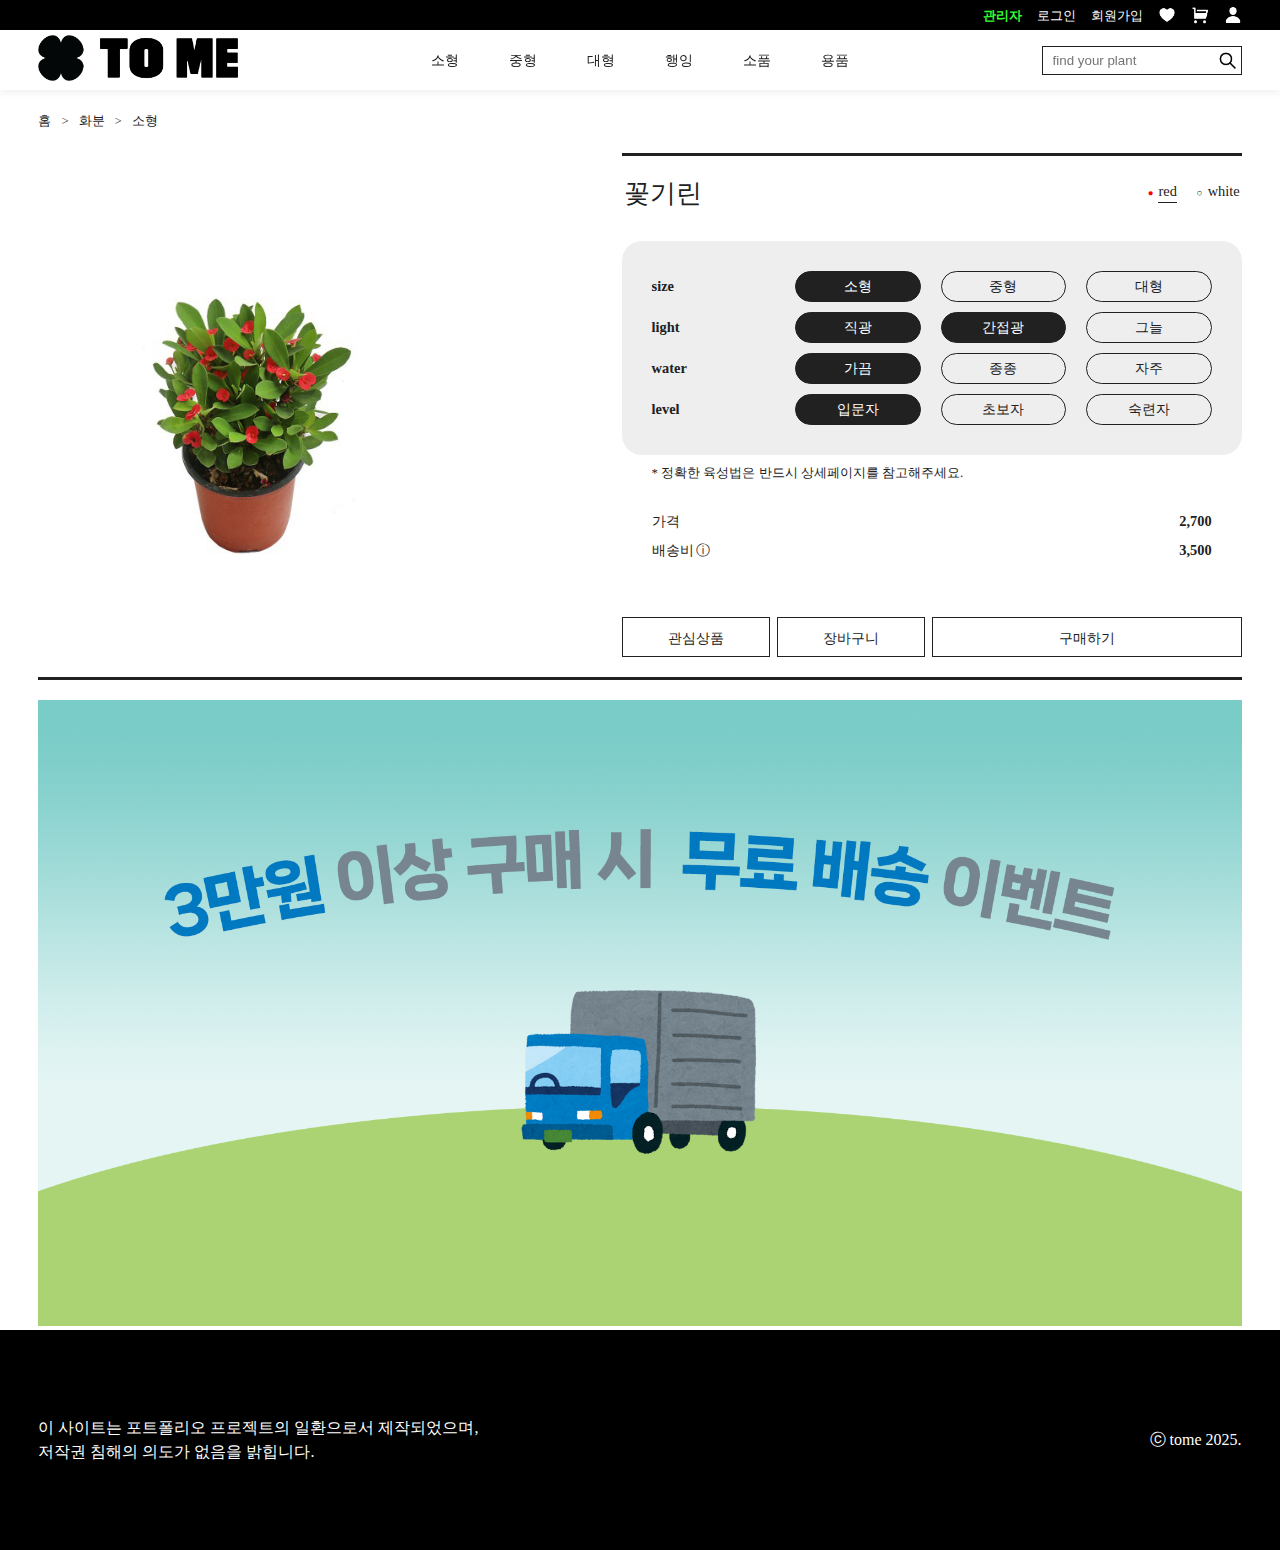
<file: sb_product.html>
<!DOCTYPE html>
<html lang="ko">
<head>
    <meta charset="UTF-8">
    <meta name="viewport" content="width=device-width, initial-scale=1.0">
    <link rel="stylesheet" href="https://cdn.jsdelivr.net/npm/swiper@11/swiper-bundle.min.css">
    <link rel="stylesheet" href="./css/style.css">
    <link rel="stylesheet" href="./css/product.css">
    <title>TO ME</title>
</head>
<body>
    <header>
        <div class="h_wrap_1">
            <div id="h_top">
                <div id="h_logo">
                    <a class="icon_ho" href="./index.html">
                        <img class="icon_white" src="./images/main_logo_black.png" alt="main_logo_black">
                        <img class="icon_green" src="./images/main_logo_green.png" alt="main_logo_green">
                    </a>
                </div>
                <ul id="h_menu_1">
                    <li><a href="./sb_menu_small.html">소형</a></li>
                    <li><a href="#">중형</a></li>
                    <li><a href="#">대형</a></li>
                    <li><a href="#">행잉</a></li>
                    <li><a href="#">소품</a></li>
                    <li><a href="#">용품</a></li>
                </ul>
                <div id="h_menu_btn">
                    <img src="./images/icon_ham_black.png" alt="icon_ham_black">
                </div>
                <div id="h_search">
                    <input type="text" placeholder="find your plant"><a href="#"><img src="./images/icon_magni_black.png" alt="icon_magni_black"></a>
                </div>
            </div>
        </div>
        <div class="h_wrap_2">
            <ul id="h_menu_2">
                <li><a href="#">관리자</a></li>
                <li><a href="./sb_login.html">로그인</a></li>
                <li><a href="./sb_signup.html">회원가입</a></li>
                <li><a class="icon_ho" href="#"><img class="icon_white" src="./images/icon_heart_white.png" alt="icon_heart_white"><img class="icon_green" src="./images/icon_heart_green.png" alt="icon_heart_green"></a></li>
                <li><a class="icon_ho" href="#"><img class="icon_white" src="./images/icon_cart_white.png" alt="icon_cart_white"><img class="icon_green" src="./images/icon_cart_green.png" alt="icon_cart_green"></a></li>
                <li><a class="icon_ho" href="#"><img class="icon_white" src="./images/icon_person_white.png" alt="icon_person_white"><img class="icon_green" src="./images/icon_person_green.png" alt="icon_person_green"></a></li>
            </ul>
        </div>
    </header>

    <main>
        <section class="nav_wrap">
            <nav>
                <p><a href="./index.html">홈</a><span>></span><a href="./sb_menu_small.html">화분</a><span>></span><a href="./sb_menu_small.html">소형</a></p>
            </nav>
        </section>
        <section class="m_wrap">
            <article class="product">
                <div class="p_left">
                    <img src="./images/p_s_꽃기린_red.jpg" alt="꽃기린빨강">
                </div>
                <div class="p_right">
                    <div class="right_wrap">
                        <div id="r_title">
                            <h2>꽃기린</h2>
                            <ul>
                                <li><a href="#"><span>●</span><p>red</p></a></li>
                                <li><a href="#"><span>○</span><p>white</p></a></li>
                            </ul>
                        </div>
                        <div id="r_intro">
                            <ul>
                                <li>size</li><li class="btn_black">소형</li><li>중형</li><li>대형</li>
                            </ul>
                            <ul>
                                <li>light</li><li class="btn_black">직광</li><li class="btn_black">간접광</li><li>그늘</li>
                            </ul>
                            <ul>
                                <li>water</li><li class="btn_black">가끔</li><li>종종</li><li>자주</li>
                            </ul>
                            <ul>
                                <li>level</li><li class="btn_black">입문자</li><li>초보자</li><li>숙련자</li>
                            </ul>
                        </div>
                        <div id="r_etc1">
                            <p>* 정확한 육성법은 반드시 상세페이지를 참고해주세요.</p>
                        </div>
                        <div id="r_price">
                            <div>
                                <ul>
                                    <li>가격</li><li>2,700</li>
                                </ul>
                                <ul>
                                    <li>배송비<span>ⓘ</span></li><li>3,500</li>
                                </ul>
                            </div>
                        </div>
                        <div id="r_buy">
                            <div><a href="#">관심상품</a></div>
                            <div><a href="#">장바구니</a></div>
                            <div><a href="#">구매하기</a></div>
                        </div>
                    </div>
                </div>
            </article>
        </section>
        <section class="page_wrap">
            <article>
                <img src="./images/p_image_1.png" alt="p_image_1">
            </article>
        </section>
    </main>

    <footer>
        <div class="f_wrap">
            <div id="f_left">
                <p>이 사이트는 포트폴리오 프로젝트의 일환으로서 제작되었으며,<br>저작권 침해의 의도가 없음을 밝힙니다.</p>
                <p>ⓒ tome 2025.</p>
            </div>
        </div>
    </footer>
</body>
</html>
</file>
<file: css/style.css>
/* 폰트 스타일 */
@font-face {
    font-family: 'NanumSquareNeoLight';
    src: url(https://hangeul.pstatic.net/hangeul_static/webfont/NanumSquareNeo/NanumSquareNeoTTF-aLt.eot);
    src: url(https://hangeul.pstatic.net/hangeul_static/webfont/NanumSquareNeo/NanumSquareNeoTTF-aLt.eot?#iefix) format("embedded-opentype"), url(https://hangeul.pstatic.net/hangeul_static/webfont/NanumSquareNeo/NanumSquareNeoTTF-aLt.woff) format("woff"), url(https://hangeul.pstatic.net/hangeul_static/webfont/NanumSquareNeo/NanumSquareNeoTTF-aLt.ttf) format("truetype");
}
@font-face {
    font-family: 'NanumSquareNeo';
    src: url(https://hangeul.pstatic.net/hangeul_static/webfont/NanumSquareNeo/NanumSquareNeoTTF-bRg.eot);
    src: url(https://hangeul.pstatic.net/hangeul_static/webfont/NanumSquareNeo/NanumSquareNeoTTF-bRg.eot?#iefix) format("embedded-opentype"), url(https://hangeul.pstatic.net/hangeul_static/webfont/NanumSquareNeo/NanumSquareNeoTTF-bRg.woff) format("woff"), url(https://hangeul.pstatic.net/hangeul_static/webfont/NanumSquareNeo/NanumSquareNeoTTF-bRg.ttf) format("truetype");
}
@font-face {
    font-family: 'NanumSquareNeoBold';
    src: url(https://hangeul.pstatic.net/hangeul_static/webfont/NanumSquareNeo/NanumSquareNeoTTF-cBd.eot);
    src: url(https://hangeul.pstatic.net/hangeul_static/webfont/NanumSquareNeo/NanumSquareNeoTTF-cBd.eot?#iefix) format("embedded-opentype"), url(https://hangeul.pstatic.net/hangeul_static/webfont/NanumSquareNeo/NanumSquareNeoTTF-cBd.woff) format("woff"), url(https://hangeul.pstatic.net/hangeul_static/webfont/NanumSquareNeo/NanumSquareNeoTTF-cBd.ttf) format("truetype");
}
@font-face {
    font-family: 'NanumSquareNeoExtraBold';
    src: url(https://hangeul.pstatic.net/hangeul_static/webfont/NanumSquareNeo/NanumSquareNeoTTF-dEb.eot);
    src: url(https://hangeul.pstatic.net/hangeul_static/webfont/NanumSquareNeo/NanumSquareNeoTTF-dEb.eot?#iefix) format("embedded-opentype"), url(https://hangeul.pstatic.net/hangeul_static/webfont/NanumSquareNeo/NanumSquareNeoTTF-dEb.woff) format("woff"), url(https://hangeul.pstatic.net/hangeul_static/webfont/NanumSquareNeo/NanumSquareNeoTTF-dEb.ttf) format("truetype");
}
@font-face {
    font-family: 'NanumSquareNeoHeavy';
    src: url(https://hangeul.pstatic.net/hangeul_static/webfont/NanumSquareNeo/NanumSquareNeoTTF-eHv.eot);
    src: url(https://hangeul.pstatic.net/hangeul_static/webfont/NanumSquareNeo/NanumSquareNeoTTF-eHv.eot?#iefix) format("embedded-opentype"), url(https://hangeul.pstatic.net/hangeul_static/webfont/NanumSquareNeo/NanumSquareNeoTTF-eHv.woff) format("woff"), url(https://hangeul.pstatic.net/hangeul_static/webfont/NanumSquareNeo/NanumSquareNeoTTF-eHv.ttf) format("truetype");
}
@font-face {
    font-family: 'NanumSquareNeoVariable';
    src: url(https://hangeul.pstatic.net/hangeul_static/webfont/NanumSquareNeo/NanumSquareNeo-Variable.eot);
    src: url(https://hangeul.pstatic.net/hangeul_static/webfont/NanumSquareNeo/NanumSquareNeo-Variable.eot?#iefix) format("embedded-opentype"), url(https://hangeul.pstatic.net/hangeul_static/webfont/NanumSquareNeo/NanumSquareNeo-Variable.woff) format("woff"), url(https://hangeul.pstatic.net/hangeul_static/webfont/NanumSquareNeo/NanumSquareNeo-Variable.ttf) format("truetype");
}
@font-face {
    font-family: 'CloudSansCode';
    src: url('https://cdn.jsdelivr.net/gh/projectnoonnu/2408@1.0/goorm-sans-code.woff2') format('woff2');
    font-weight: normal;
    font-display: swap;
}
@font-face {
    font-family: 'Seoul-Notice';
    src: url('https://cdn.jsdelivr.net/gh/projectnoonnu/2505-1@1.0/SeoulAlrimTTF-Medium.woff2') format('woff2');
    font-weight: 500;
    font-display: swap;
}
@font-face {
    font-family: 'Seoul-Notice';
    src: url('https://cdn.jsdelivr.net/gh/projectnoonnu/2505-1@1.0/SeoulAlrimTTF-Bold.woff2') format('woff2');
    font-weight: 700;
    font-display: swap;
}
@font-face {
    font-family: 'Seoul-Notice';
    src: url('https://cdn.jsdelivr.net/gh/projectnoonnu/2505-1@1.0/SeoulAlrimTTF-ExtraBold.woff2') format('woff2');
    font-weight: 800;
    font-display: swap;
}
@font-face {
    font-family: 'Seoul-Notice';
    src: url('https://cdn.jsdelivr.net/gh/projectnoonnu/2505-1@1.0/SeoulAlrimTTF-Heavy.woff2') format('woff2');
    font-weight: 900;
    font-display: swap;
}


/* media 반응형 스타일 */
@media screen and (min-width:1280px){
    #h_menu_1{display: flex; align-items: center; justify-content: center; gap: 80px;}
    #h_menu_btn{display: none;}
}
@media screen and (max-width:1280px){
    #h_menu_1{display: flex; align-items: center; justify-content: center; gap: 50px;}
    #h_menu_btn{display: none;}
}
@media screen and (max-width:1024px){
    #h_menu_1{display: none;}
    #h_menu_btn{display: block;}
}


/* 공용 스타일 */
html{background-color: white; min-width: 768px;}
body{background-color: white; color: #212121; margin: 0 auto; font-family: 'NanumSquareNeo','Noto Sans KR'; position: relative;}
body::selection{
    background-color: #212121; color: #33ff33;
}
body::-webkit-scrollbar {
    width: 8px;
    height: 8px;
}
body::-webkit-scrollbar-thumb {
    background-color: #cccccc; background-clip: padding-box;
    border-radius: 8px;
}
body::-webkit-scrollbar-track {
    background-color: white
}

a{text-decoration: none; color: #212121;}
h1{margin: 0; font-size: 1.8rem; font-family: 'Seoul-Notice'; font-weight: 900;}
h2{margin: 0; font-size: 1.2rem;}
h3{margin: 0; font-size: 0.8rem;}


/* header 상단 스타일 */
header{
    ul{list-style: none; padding: 0;}
}
.h_wrap_1{
    width: 100%; height: 60px; background-color: white; box-shadow: 0 0 10px rgba(0, 0, 0, 0.1);
    position: fixed; z-index: 999; top: 30px; left: 0; margin: 0; padding: 0;
    display: flex; align-items: center;
}
#h_top{
    width: 1440px; margin: 0 auto; padding: 0 3%;
    display: flex; align-items: center; justify-content: space-between;
}
#h_logo{
    width: 200px; height: 40px;
    display: flex; align-items: center;
    img{width: 100%;}
}
#h_menu_1{
    li a{padding-bottom: 3px; font-size: 0.9rem;}
    li a:hover{border-bottom: 5px solid #33ff33; font-weight: bold; transition: all 0.3s linear;}
}
#h_menu_btn{
    img{width: 28px;}
}
#h_search{
    width: 200px; height: 40px;
    position: relative;
    display: flex; align-items: center; justify-content: right;
    input{width: 194px; height: 25px; border: 1px solid #212121; border-radius: 0; padding-left: 10px;}
    a img{width: 19px; position: absolute; top: 11px; right: 5px;}
}
#h_search input:focus{
    outline:none;
}

.h_wrap_2{
    width: 100%; height: 30px; background-color: black;
    position: fixed; z-index: 999; top: 0; left: 0; margin: 0; padding: 0;
    display: flex; align-items: center;
}
#h_menu_2{
    width: 1440px; margin: 0 auto; padding: 0 3%;
    display: flex; align-items: center; justify-content: right;
    li{margin-left: 15px;}
    li:nth-child(1) a{color: #33ff33; font-weight: bold;}
    li a{color: white; font-size: 0.8rem; transition: all 0.3s ease;}
    li a img{height: 18px; padding-top: 3px;}
    li a:hover{color: #33ff33;}
}
.icon_ho{position: relative;}
.icon_green{position: absolute; left: 0; opacity: 0; transition: all 0.3s ease;}
.icon_ho:hover .icon_green{opacity: 1;}


/* aside 사이드바 스타일 */
aside{
    position: fixed; right: 3%; bottom: 50px;
    img{width: 50px; opacity: 0.7;}
}


/* footer 하단 스타일 */
footer{
    clear: both;
    position: relative;
    width: 100%;
}
.f_wrap{
    width: 100%; height: 220px; background-color: black; color: white;
    position: absolute; top: 0; left: 0; margin: 0; padding: 0;
    display: flex;
}
#f_left{
    width: 1440px; margin: 0 auto; padding: 15px 3%;
    line-height: 150%;
    display: flex; align-items: center; justify-content: space-between;
}
</file>
<file: css/product.css>
/* main */
main{
    padding-top: 90px;
}


/* media */
@media screen and (min-width:1025px){
    .right_wrap{width: 620px;}
}
@media screen and (max-width:1024px){
    .right_wrap{width: 100%;}
}


/* section 1 nav */
.nav_wrap{
    display: flex;
}
.nav_wrap nav{
    /* border: 1px solid blue; */
    width: 1440px; margin: 10px auto; padding: 0 3%;
    font-size: 0.8rem;
    span{margin: 0 10px;}
}


/* sectoin 2 사진&설명 */
.m_wrap{
    display: flex;
}
.product{
    width: 1440px; margin: 0 auto; padding: 0 3%;
    display: flex; justify-content: space-between;
}
.p_left{
    /* background-color: beige; */
    width: 35%; padding: 0;
    display: flex; align-items: center; justify-content: right;
    img{max-width: 100%;}
}
.p_right{
    /* background-color: aliceblue; */
    width: 65%; min-height: 480px; padding: 0;
    display: flex; justify-content: right;
}
.right_wrap{
    position: relative;
}
#r_title{
    /* background-color: aqua; */
    border-top: 3px solid #212121;
    margin-bottom: 10px; padding: 20px 2px;
    display: flex; align-items: center; justify-content: space-between;
    h2{font-size: 1.6rem; font-weight: 100;}
    ul{list-style: none; margin: 0; padding: 0;
        font-size: 0.9rem;
        display: flex; gap: 20px;}
    span{margin-right: 5px; font-size: 0.6rem;}
    ul li p{display: inline-block; margin: 0; padding-bottom: 2px;}
    ul li:nth-child(1){
        span{color: red;}
        p{border-bottom: 1px solid #212121;}
    }
}
#r_intro{
    background-color: #eeeeee;
    border-radius: 20px;
    margin: 0; padding: 20px 30px;
    ul{list-style: none; margin: 10px 0; padding: 0;
        font-size: 0.9rem;
        display: flex; align-items: center; gap: 20px;}
    ul li:nth-child(1){flex: 1; font-weight: bold;}
    ul li:nth-child(n+2){
        border: 1px solid #212121; border-radius: 20px;
        padding: 5px 0;
        text-align: center;
        flex: 1;
    }
    .btn_black{
        background-color: #212121; color: white;
    }
}
#r_etc1{
    margin: 10px 0 30px 0; padding: 0 30px;
    font-size: 0.8rem;
    p{margin: 0; display: inline-block;}
}
#r_price{
    margin: 0; padding: 0 30px;
    min-height: 165px;
    ul{list-style: none; margin: 10px 0; padding: 0;
        font-size: 0.9rem;
        display: flex; align-items: center; gap: 20px;
    }
    ul li span{
        margin-left: 2px; font-size: 0.9rem;
        cursor: pointer;
    }
    ul li:nth-child(1){flex: 1;}
    ul li:nth-child(2){flex: 3; text-align: right; font-weight: bold;}
}
#r_buy{
    margin: 20px 0;
    width: 100%;
    position: absolute; bottom: 0;
    div{
        float: left;
        border: 1px solid #212121; box-sizing: border-box;
        height: 40px; line-height: 40px; text-align: center;
        cursor: pointer;
        a{font-size: 0.9rem;}
    }
    div:nth-child(1){width: 24%; margin-right: 1%;}
    div:nth-child(2){width: 24%; margin-right: 1%;}
    div:nth-child(3){width: 50%;}
    div:hover{
        background-color: #212121;
        a{color: white;}
    }
}


/* section 3 상세페이지 */
.page_wrap{
    display: flex;
}
.page_wrap article{
    width: 1440px; margin: 0 auto; padding: 0 3%;
    img{
        border-top: 3px solid #212121;
        padding-top: 20px;
        width: 100%;
    }
}
</file>
